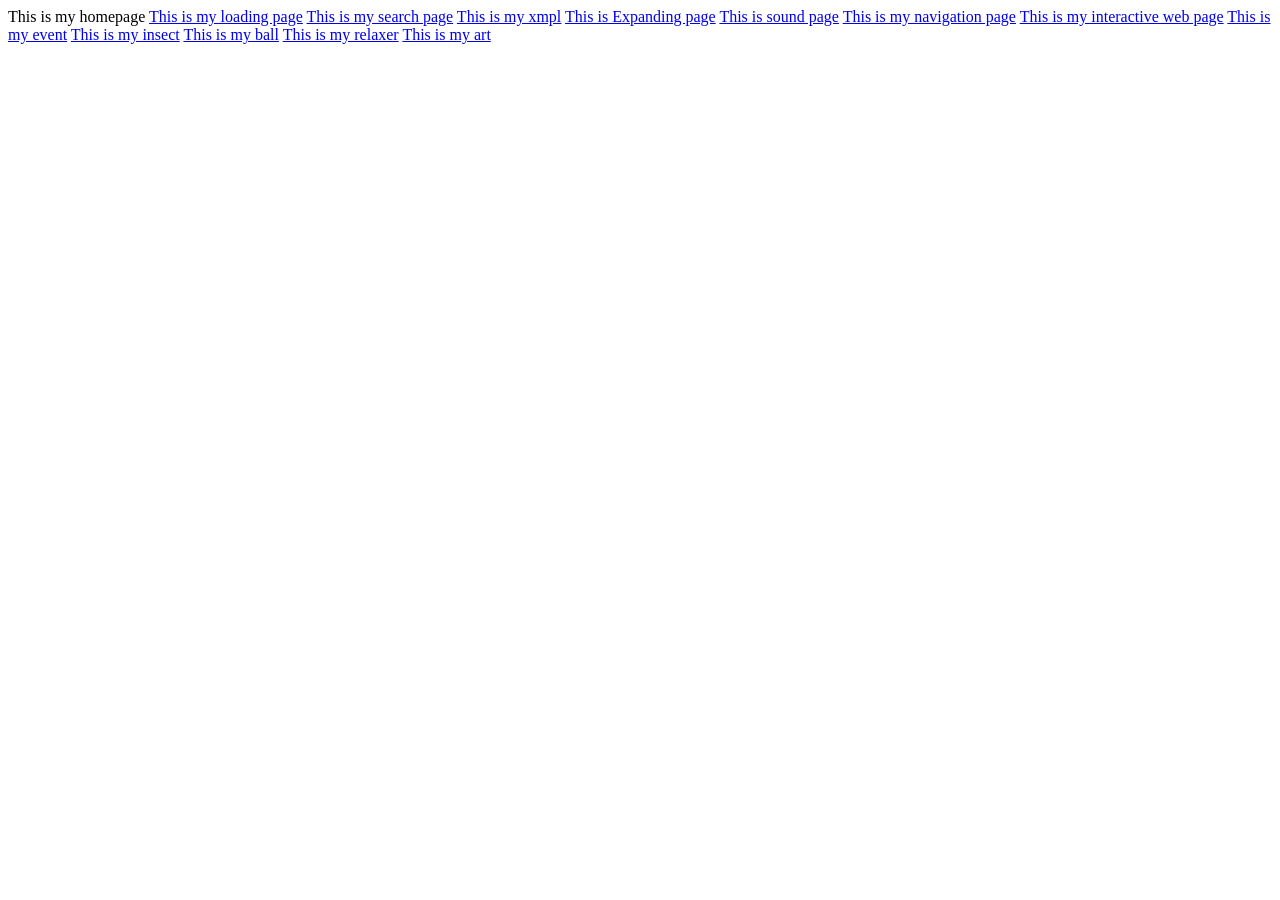
<file: index.html>
<!DOCTYPE html>
<html lang="en">
<head>
    <meta charset="UTF-8">
    <meta name="viewport" content="width=device-width, initial-scale=1.0">
    <title>Home Page</title>
</head>
<body>
    This is my homepage
    <a href="loading.html">This is my loading page</a>
    <a href="search.html">This is my search page</a>
    <a href="xmpl.html">This is my xmpl</a>
    <a href="expanding.html">This is Expanding page</a>
    <a href="sound.html">This is sound page</a>
    <a href="nav.html">This is my navigation page</a>
    <a href="background.html">This is my interactive web page</a>
    <a href="event.html">This is my event</a>
    <a href="insect.html">This is my insect</a>
    <a href="ball.html">This is my ball</a>
    <a href="relaxer.html">This is my relaxer</a>
    <a href="art.html">This is my art</a>

</body>
</html>
</file>
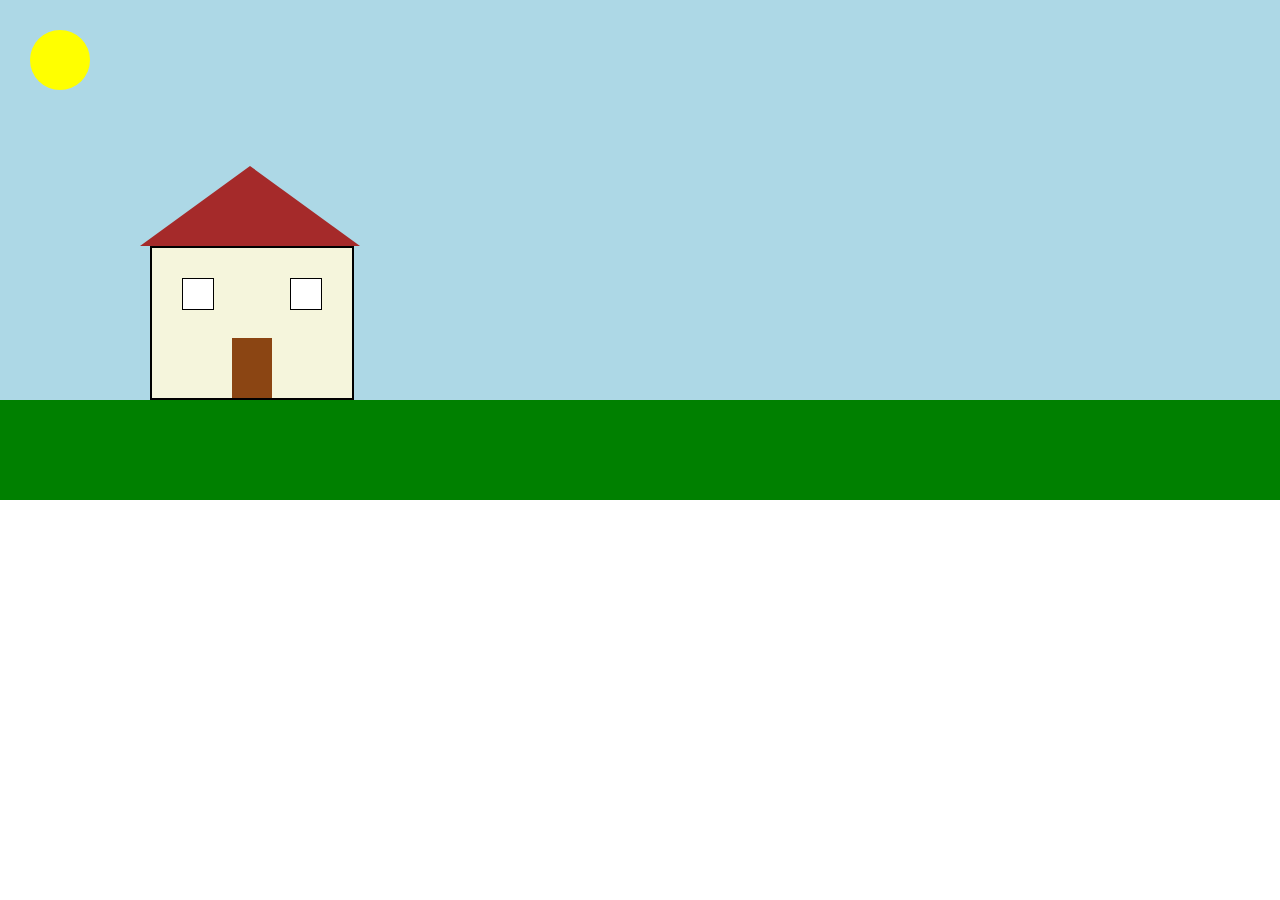
<file: art.html>
<!DOCTYPE html>
<html>
<head>
    <link rel="stylesheet" href="css/art.css">
</head>
<body>

    <div class="sky">
        <div class="sun"></div>
        <div class="house">
            <div class="roof"></div>
            <div class="wall">
                <div class="door"></div>
                <div class="window-left"></div>
                <div class="window-right"></div>
            </div>
        </div>
        <div class="grass"></div>
    </div>

</body>
</html>
</file>
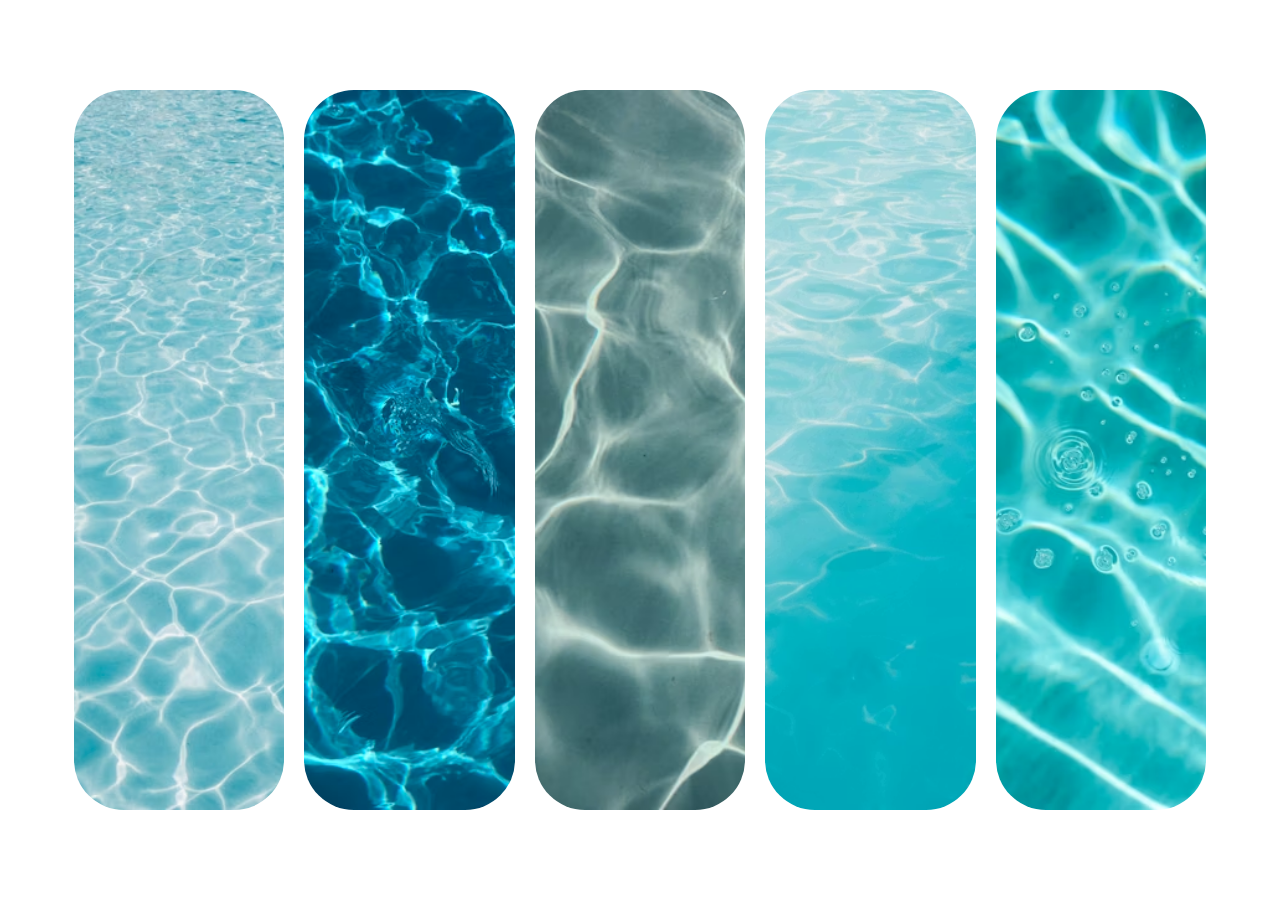
<file: expanding.html>
<!DOCTYPE html>
<html lang="en">
<head>
    <meta charset="UTF-8">
    <title>expanding</title>
    <link rel="stylesheet" href="css/expanding.css">
</head>
<body>
    <div class="container">
        <div class="panel" style="background-image: url('images/water1.avif')">
            <h3>Sunny Aqua</h3>
        </div>
        <div class="panel" style="background-image: url('images/watermelon1.avif')">
            <h3>Deep End</h3>
        </div>
        <div class="panel" style="background-image: url('images/sand1.avif')">
            <h3>Dark Water</h3>
        </div>
        <div class="panel" style="background-image: url('images/beach1.avif')">
            <h3>Shaded Pool</h3>
        </div>
        <div class="panel" style="background-image: url('images/aqua1.avif')">
            <h3>Floating Bubbles</h3>
        </div>
    </div>

    <script src="js/expanding.js"></script>
</body>
</html>
</file>
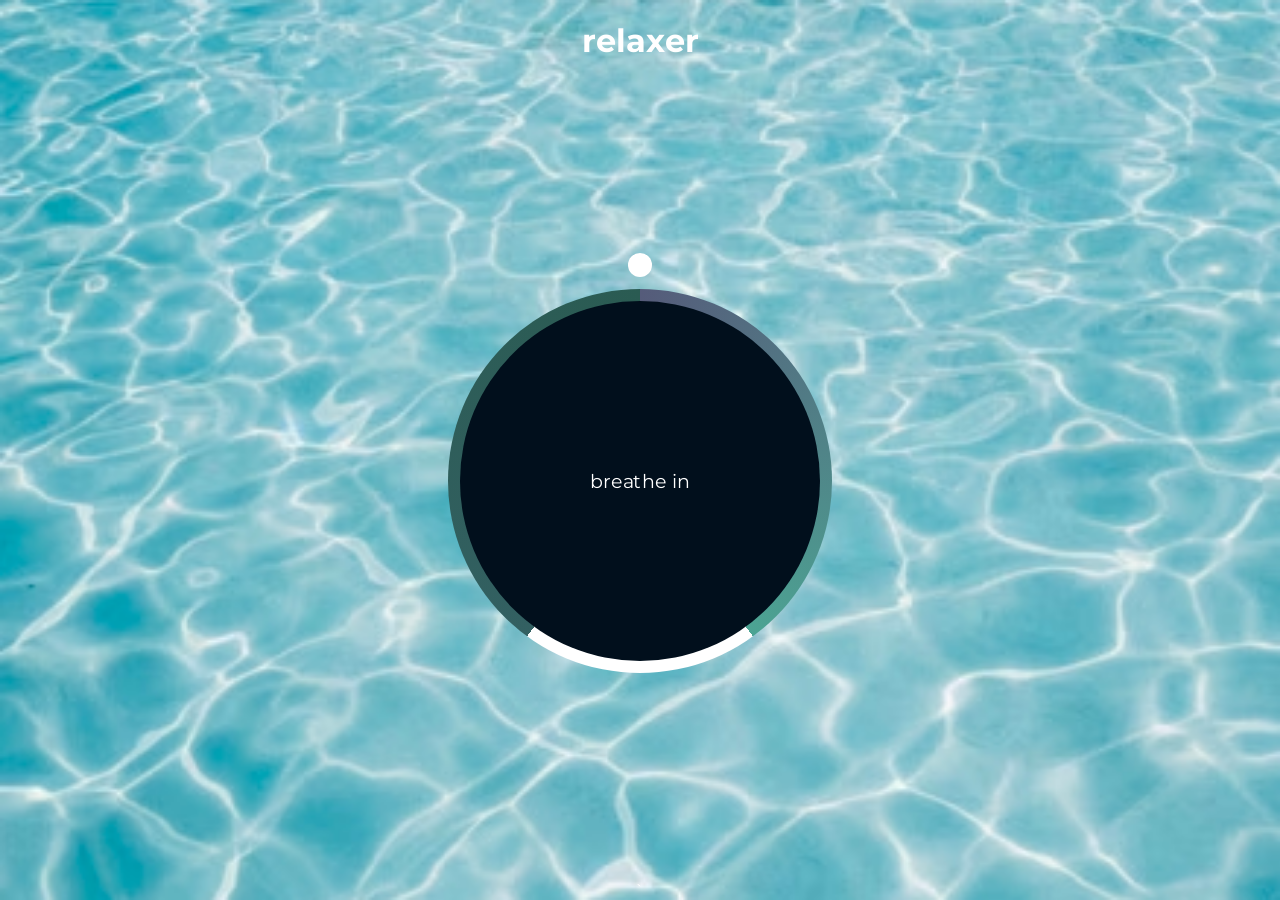
<file: relaxer.html>
<!DOCTYPE html>
<html lang="en">
<head>
    <meta charset="UTF-8">
    <meta name="viewport" content="width=device-width, initial-scale=1.0">
    <title>relaxer</title>
    <link rel="stylesheet" href="css/relaxer.css">
</head>
<body>
    <h1>relaxer</h1>
    <div class="container" id="container">
        <div class="circle"></div>
        <p id="text">breathe in</p>
        <div class="pointer-container">
            <span class="pointer"></span>
        </div>
        <div class="gradient-circle"></div>
    </div>
    <script src="js/relaxer.js"></script>
</body>
</html>`
</file>
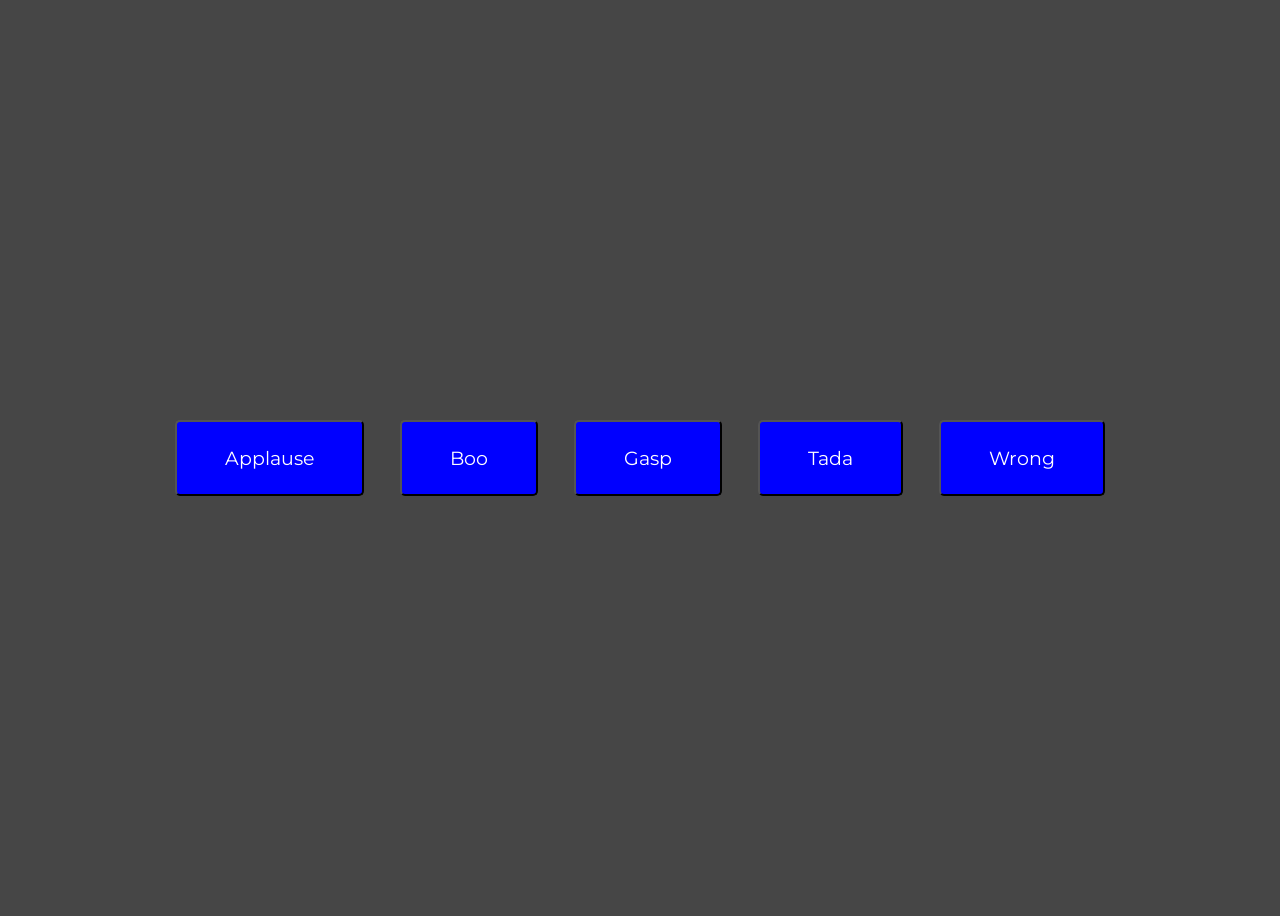
<file: sound.html>
<!DOCTYPE html>
 <html lang="en">
 <head>
    <meta charset="UTF-8">
    <meta name="viewport" content="width=device-width, initial-scale=1.0">
    <link rel="stylesheet" href="style/sound.css">
    <title>Sound</title>
 </head>
 <body>
    <audio src="sounds/applause.mp3" class="applause"></audio>
    <audio src="sounds/boo.mp3" class="boo"></audio>
    <audio src="sounds/gasp.mp3" class="gasp"></audio>
    <audio src="sounds/tada.mp3" class="tada"></audio>
    <audio src="sounds/wrong.mp3" class="wr"></audio>
    <div class="buttons">
      <button class="btn">Applause</button>
      <button class="btn">Boo</button>
      <button class="btn">Gasp</button>
      <button class="btn">Tada</button>
      <button class="btn">Wrong</button>
    </div>
    <script src="script/sound.js"></script>

 </body>
 </html>
</file>
<file: css/art.css>
body {
    margin: 0;
    padding: 0;
}

.sky {
    background-color: lightblue;
    width: 100%;
    height: 500px;
    position: relative;
    overflow: hidden;
}

.sun {
    background-color: yellow;
    width: 60px;
    height: 60px;
    border-radius: 50%;
    position: absolute;
    top: 30px;
    left: 30px;
}

.house {
    position: absolute;
    bottom: 100px;
    left: 150px;
}

.roof {
    width: 0;
    height: 0;
    border-left: 110px solid transparent;
    border-right: 110px solid transparent;
    border-bottom: 80px solid brown;
    position: absolute;
    top: -80px;
    left: -10px;
}

.wall {
    background-color: beige;
    width: 200px;
    height: 150px;
    position: relative;
    border: 2px solid black;
}

.door {
    background-color: saddlebrown;
    width: 40px;
    height: 60px;
    position: absolute;
    bottom: 0;
    left: 80px;
}

.window-left {
    background-color: white;
    width: 30px;
    height: 30px;
    border: 1px solid black;
    position: absolute;
    top: 30px;
    left: 30px;
}

.window-right {
    background-color: white;
    width: 30px;
    height: 30px;
    border: 1px solid black;
    position: absolute;
    top: 30px;
    right: 30px;
}

.grass {
    background-color: green;
    width: 100%;
    height: 100px;
    position: absolute;
    bottom: 0;
}
</file>
<file: css/expanding.css>
@import url('https://fonts.googleapis.com/css2?family=Muli:wght@400;700&display=swap');

* {
    box-sizing: border-box;
}

body {
    font-family: 'Muli', sans-serif;
    display: flex;
    align-items: center;
    justify-content: center;
    height: 100vh;
    overflow: hidden;
    margin: 0;
}

.container {
    display: flex;
    width: 90vw;
}

.panel {
    background-size: cover;
    background-position: center;
    background-repeat: no-repeat;
    height: 80vh;
    border-radius: 50px;
    color: #fff;
    cursor: pointer;
    flex: 0.5;
    margin: 10px;
    position: relative;
    transition: flex 1s ease-in;
}

.panel h3 {
    font-size: 24px;
    position: absolute;
    bottom: 20px;
    left: 20px;
    margin: 0;
    opacity: 0;
}

.panel.active {
    flex: 5;
}

.panel.active h3 {
    opacity: 1;
    transition: opacity 0.6s ease-in 0.4s;
}

@media (max-width: 480px) {
    .container {
        width: 100vw;
    }

    .panel:nth-of-type(4),
    .panel:nth-of-type(5) {
        display: none;
    }
}
</file>
<file: css/relaxer.css>
@import url('https://fonts.googleapis.com/css2?family=Montserrat&display=swap');

* {
    box-sizing: border-box;
}

body {
    background-color: #224941;
    background: url('images/water1.avif') no-repeat center center/cover;
    color: white;
    font-family: 'Montserrat', sans-serif;
    height: 100vh;
    display: flex;
    flex-direction: column;
    align-items: center;
    margin: 0;
}

.container {
    display: flex;
    align-items: center;
    justify-content: center;
    margin: auto;
    height: 300px;
    width: 300px;
    position: relative;
}

.circle {
    background-color: #010F1C;
    height: 100%;
    width: 100%;
    position: absolute;
    top: 0;
    left: 0;
    z-index: -1;
    border-radius: 50%;
}

.gradient-circle {
    background: conic-gradient(
        #555b7a 0%,
        #4ca493 40%,
        #ffffff 40%,
        #ffffff 60%,
        #336062 60%,
        #2a5b52 100%
    );
    height: 320px;
    width: 320px;
    position: absolute;
    top: -10px;
    left: -10px;
    z-index: -2;
    border-radius: 50%;
}

.pointer-container {
    position: absolute;
    top: -40px;
    left: 140px;
    width: 20px;
    height: 190px;
    animation: rotate 7.5s linear infinite;
    transform-origin: bottom center;
}

.pointer {
    background-color: white;
    height: 20px;
    width: 20px;
    display: block;
    border-radius: 50%;
}

.container.grow {
    animation: grow 3s linear forwards;
}

.container.shrink {
    animation: shrink 3s linear forwards;
}

@keyframes rotate {
    from { transform: rotate(0deg); }
    to { transform: rotate(360deg); }
}

@keyframes grow {
    from { transform: scale(1); }
    to { transform: scale(1.2); }
}

@keyframes shrink {
    from { transform: scale(1.2); }
    to { transform: scale(1); }
}
</file>
<file: style/sound.css>
@import url('https://fonts.googleapis.com/css2?family=Montserrat:ital,wght@0,100..900;1,100..900&display=swap');

* {
    box-sizing: border-box;
}

body {
    font-family: "Montserrat", sans-serif;
    background: rgb(70, 70, 70);
    display: flex;
    align-items: center;
    height: 100vh;
    justify-content: center;
    margin = 0;
}

.btn {
    font-family: "Montserrat", sans-serif;
    background: blue;
    color: white;
    margin: 1rem;
    padding: 1.5rem 3rem;
    font-size: 1.2rem;
    cursor: pointer;
    border-radius: 5px;
}


.btn:hover {
    opacity: 0.9;
}
</file>
